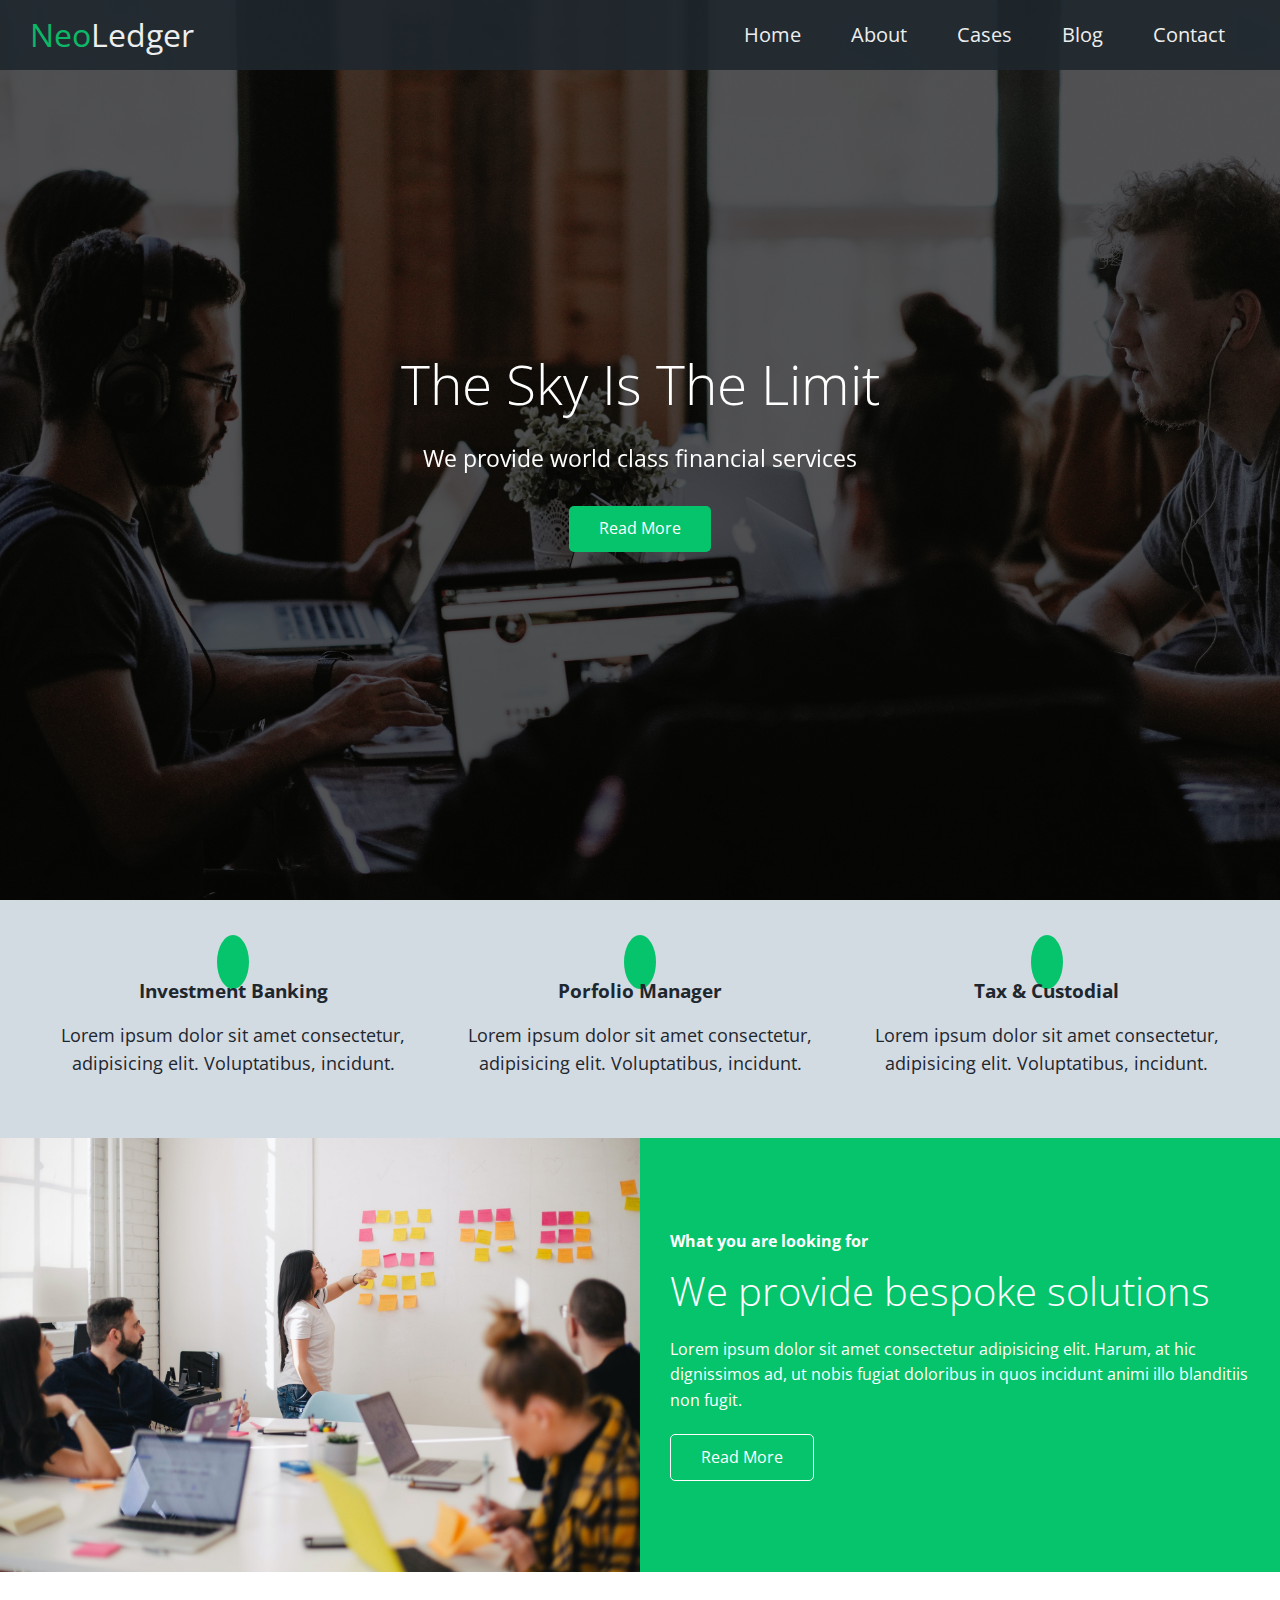
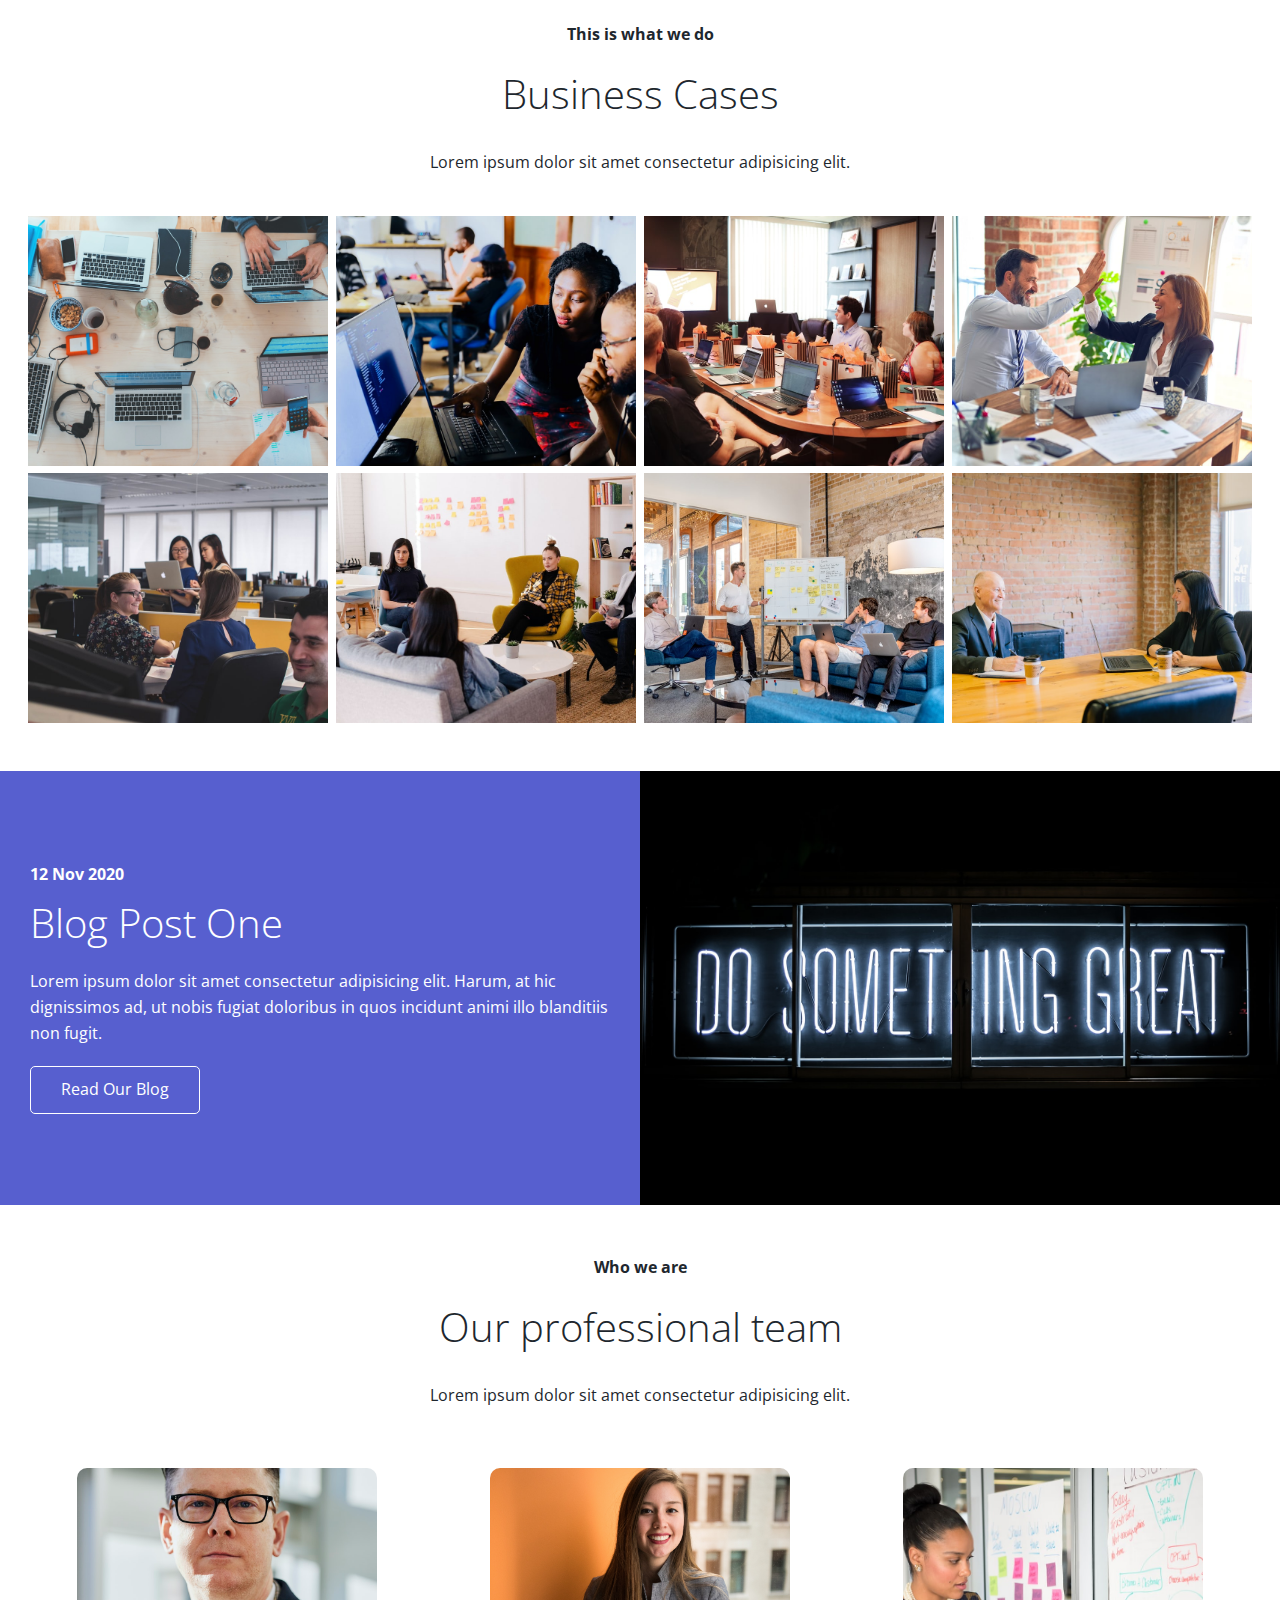
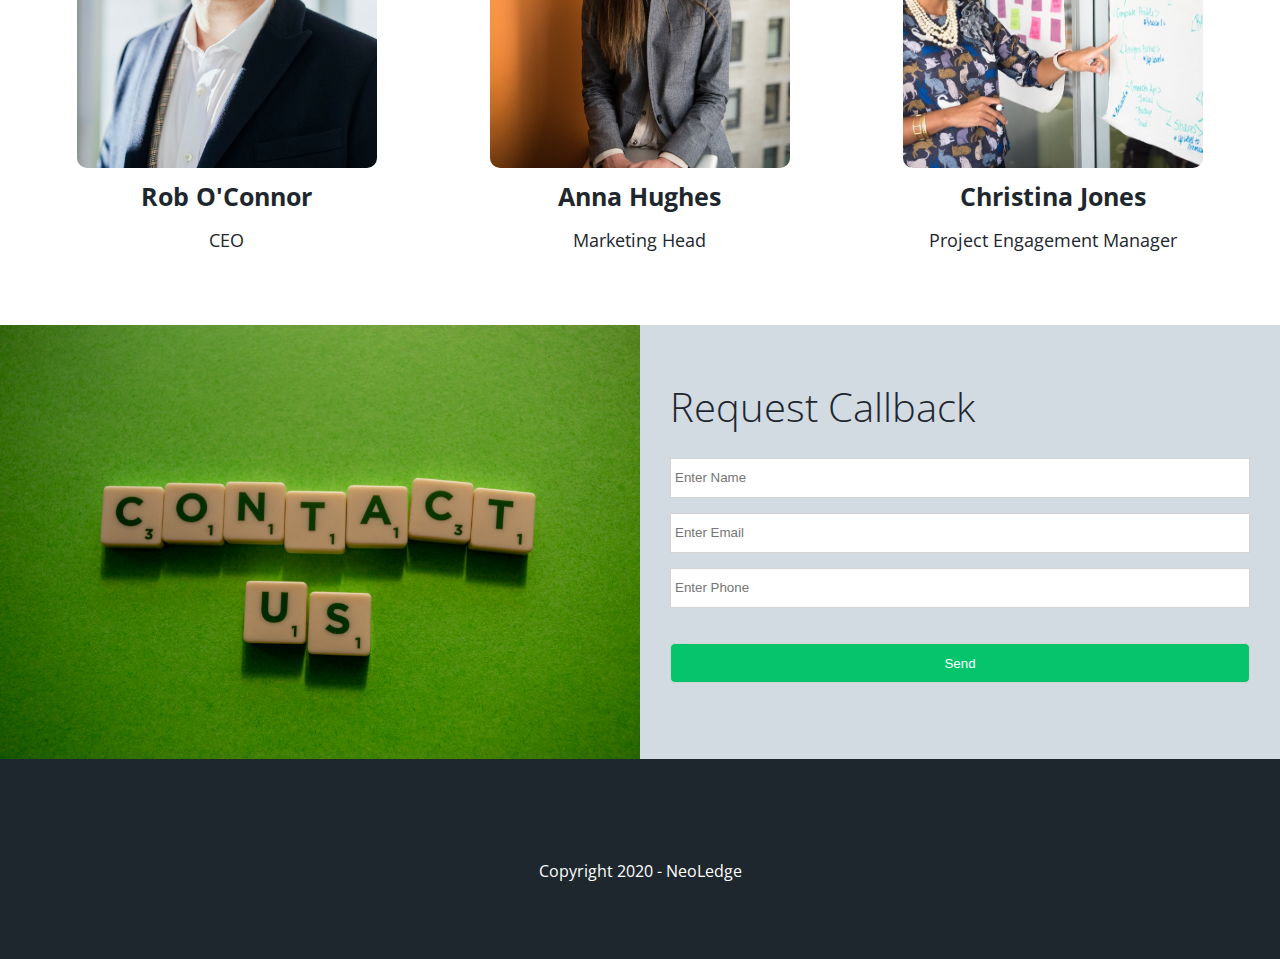
<file: index.html>
<!DOCTYPE html>
<html lang="en">
  <head>
    <meta charset="UTF-8" />
    <meta name="viewport" content="width=device-width, initial-scale=1.0" />
    <link
      rel="stylesheet"
      href="https://cdnjs.cloudflare.com/ajax/libs/font-awesome/5.15.1/css/all.min.css"
      integrity="sha512-+4zCK9k+qNFUR5X+cKL9EIR+ZOhtIloNl9GIKS57V1MyNsYpYcUrUeQc9vNfzsWfV28IaLL3i96P9sdNyeRssA=="
      crossorigin="anonymous"
    />
    <link rel="stylesheet" href="./css/utilities.css" />
    <link rel="stylesheet" href="./css/style.css" />
    <title>Welcome to NeoLedger</title>
  </head>
  <body id="home">
    <header class="hero">
      <div class="navbar" id="navbar">
        <h1 class="logo">
          <span class="text-primary"><i class="fas fa-book-open"></i>Neo</span>Ledger
        </h1>
        <nav>
          <ul>
            <li><a href="#home">Home</a></li>
            <li><a href="#about">About</a></li>
            <li><a href="#cases">Cases</a></li>
            <li><a href="#blog">Blog</a></li>
            <li><a href="#contact">Contact</a></li>
          </ul>
        </nav>
      </div>

      <div class="content">
        <h1>The Sky Is The Limit</h1>
        <p>We provide world class financial services</p>
        <a href="#about" class="btn"><i class="fas fa-chevron-right"></i>Read More</a>
      </div>
    </header>

    <main>
      <!-- About -->
      <section id="about" class="icons bg-light">
        <div class="flex-items">
          <div>
            <i class="fa fa-university fa-2x"></i>
            <div>
              <h3>Investment Banking</h3>
              <p>Lorem ipsum dolor sit amet consectetur, adipisicing elit. Voluptatibus, incidunt.</p>
            </div>
          </div>
          <div>
            <i class="fa fa-book-reader fa-2x"></i>
            <div>
              <h3>Porfolio Manager</h3>
              <p>Lorem ipsum dolor sit amet consectetur, adipisicing elit. Voluptatibus, incidunt.</p>
            </div>
          </div>
          <div>
            <i class="fa fa-pencil-alt fa-2x"></i>
            <div>
              <h3>Tax & Custodial</h3>
              <p>Lorem ipsum dolor sit amet consectetur, adipisicing elit. Voluptatibus, incidunt.</p>
            </div>
          </div>
        </div>
      </section>

      <!-- About Solutions -->
      <section class="solutions flex-columns">
        <div class="row">
          <div class="column">
            <div class="column1">
              <img src="./images/team001.jfif" alt="" />
            </div>
          </div>
          <div class="column">
            <div class="column2 bg-primary">
              <h4>What you are looking for</h4>
              <h2>We provide bespoke solutions</h2>
              <p>
                Lorem ipsum dolor sit amet consectetur adipisicing elit. Harum, at hic dignissimos ad, ut nobis fugiat
                doloribus in quos incidunt animi illo blanditiis non fugit.
              </p>
              <a href="#" class="btn btn-outline"><i class="fas fa-chevron"></i> Read More</a>
            </div>
          </div>
        </div>
      </section>

      <!-- Cases -->
      <section id="cases" class="cases flex-grid section-pad">
        <header class="section-header">
          <h4>This is what we do</h4>
          <h2>Business Cases</h2>
          <p>Lorem ipsum dolor sit amet consectetur adipisicing elit.</p>
        </header>
        <div class="row">
          <div class="column">
            <img src="./images/cases01.jfif" alt="" />
            <img src="./images/cases02.jfif" alt="" />
          </div>
          <div class="column">
            <img src="./images/cases03.jfif" alt="" />
            <img src="./images/cases04.jfif" alt="" />
          </div>
          <div class="column">
            <img src="./images/cases05.jfif" alt="" />
            <img src="./images/cases06.jfif" alt="" />
          </div>
          <div class="column">
            <img src="./images/cases07.jfif" alt="" />
            <img src="./images/cases08.jfif" alt="" />
          </div>
        </div>
      </section>

      <!-- Blog -->
      <section id="blog" class="blog flex-columns flex-reverse">
        <div class="row">
          <div class="column">
            <div class="column1">
              <img src="./images/003.jfif" alt="" />
            </div>
          </div>
          <div class="column">
            <div class="column2 bg-secondary">
              <h4>12 Nov 2020</h4>
              <h2>Blog Post One</h2>
              <p>
                Lorem ipsum dolor sit amet consectetur adipisicing elit. Harum, at hic dignissimos ad, ut nobis fugiat
                doloribus in quos incidunt animi illo blanditiis non fugit.
              </p>
              <a href="#" class="btn btn-outline"><i class="fas fa-chevron"></i> Read Our Blog</a>
            </div>
          </div>
        </div>
      </section>

      <!-- Team -->
      <section id="team" class="team section-pad">
        <header class="section-header">
          <h4>Who we are</h4>
          <h2>Our professional team</h2>
          <p>Lorem ipsum dolor sit amet consectetur adipisicing elit.</p>
        </header>

        <div class="flex-items">
          <div>
            <img src="./images/ceo.jfif" alt="" />
            <h4>Rob O'Connor</h4>
            <p>CEO</p>
          </div>

          <div>
            <img src="./images/person1.jfif" alt="" />
            <h4>Anna Hughes</h4>
            <p>Marketing Head</p>
          </div>

          <div>
            <img src="./images/pm.jfif" alt="" />
            <h4>Christina Jones</h4>
            <p>Project Engagement Manager</p>
          </div>
        </div>
      </section>

      <!-- Contact-->
      <section id="contact" class="contact flex-columns">
        <div class="row">
          <div class="column">
            <div class="column1">
              <img src="./images/contactus.jfif" alt="" />
            </div>
          </div>
          <div class="column">
            <div class="column2 bg-light">
              <h2>Request Callback</h2>
              <form action="" class="callback-form">
                <div class="form-control">
                  <label for="name"></label>
                  <input type="text" name="name" id="name" placeholder="Enter Name" />
                </div>

                <div class="form-control">
                  <label for="email"></label>
                  <input type="email" name="email" id="email" placeholder="Enter Email" />
                </div>

                <div class="form-control">
                  <label for="phone"></label>
                  <input type="text" name="phone" id="phone" placeholder="Enter Phone" />
                </div>

                <input type="submit" value="Send" id="submit" class="btn" />
              </form>
            </div>
          </div>
        </div>
      </section>
    </main>

    <footer class="footer bg-dark">
      <div class="social">
        <a href="#"><i class="fab fa-linkedin fa-2x" aria-hidden="true"></i></a>
        <a href="#"><i class="fab fa-twitter fa-2x" aria-hidden="true"></i></a>
        <a href="#"><i class="fab fa-instagram fa-2x" aria-hidden="true"></i></a>
      </div>
      <p>Copyright 2020 - NeoLedge</p>
    </footer>
  </body>
</html>
</file>
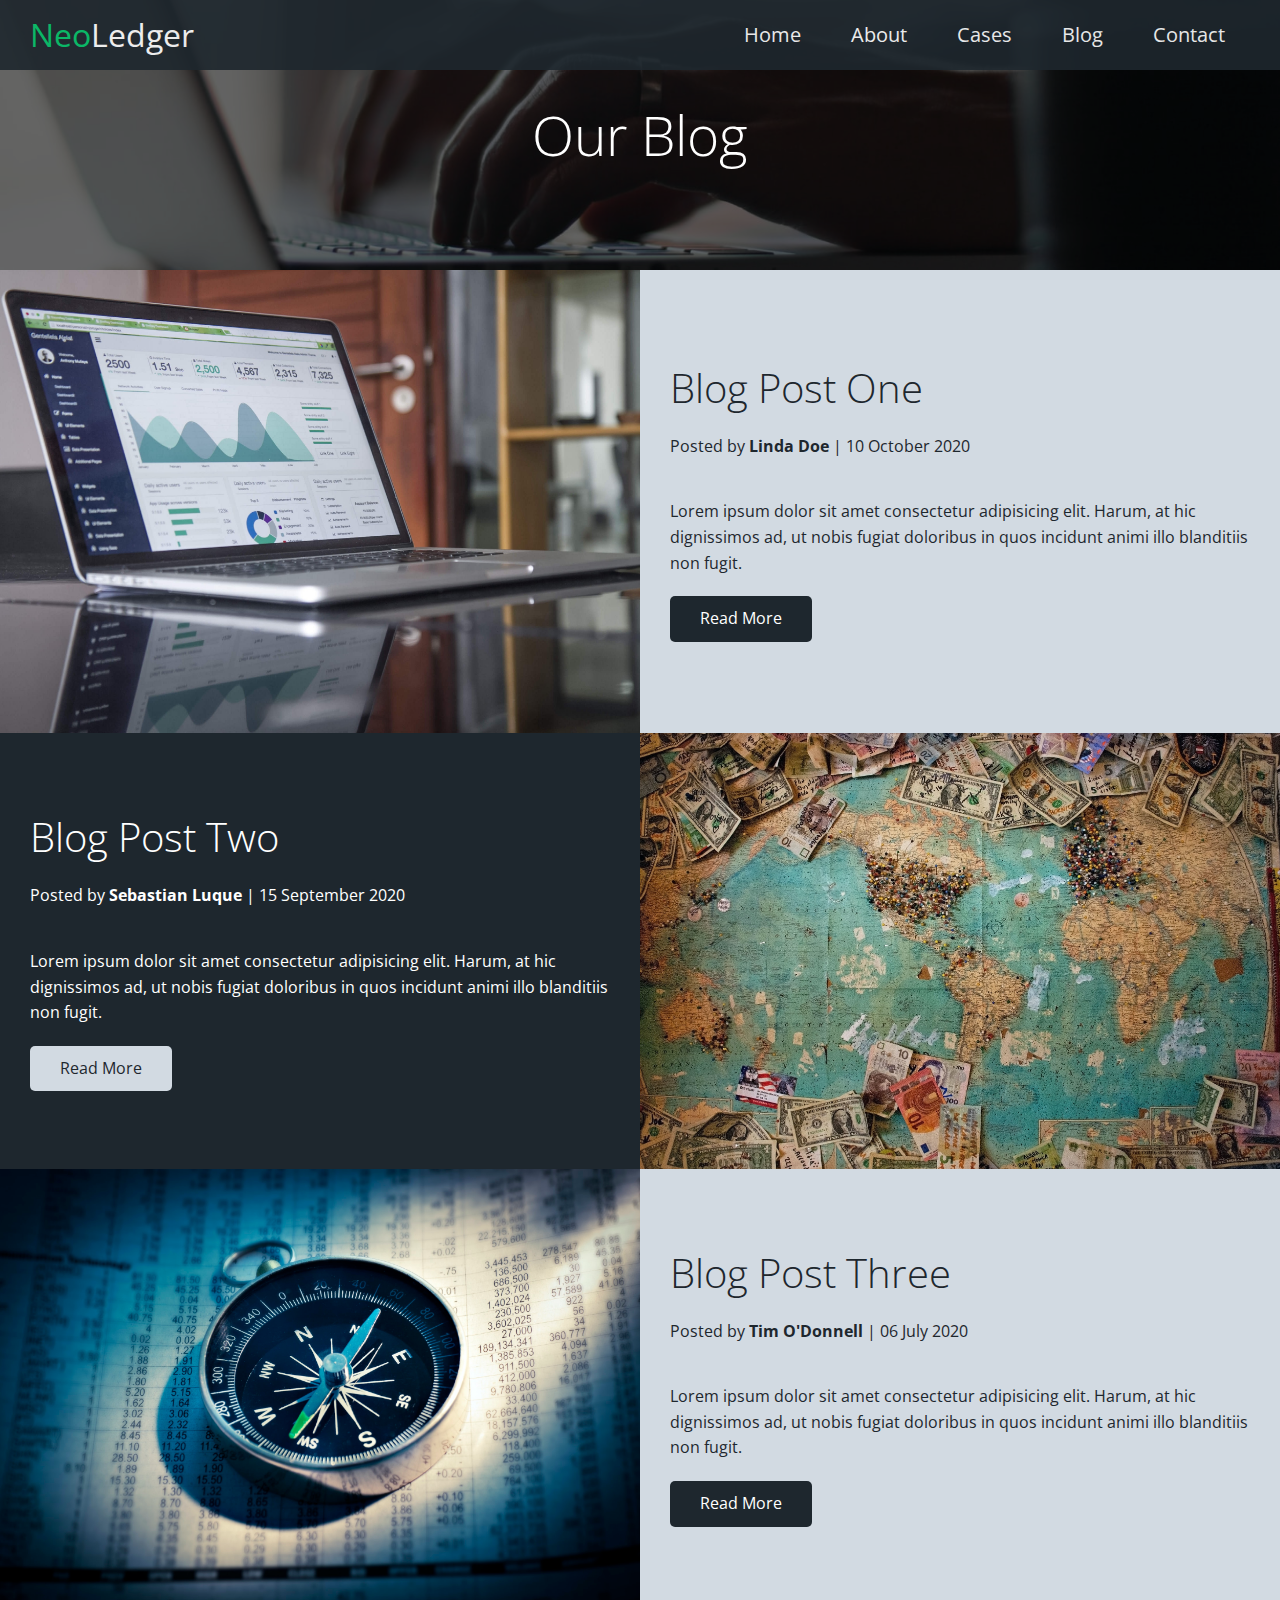
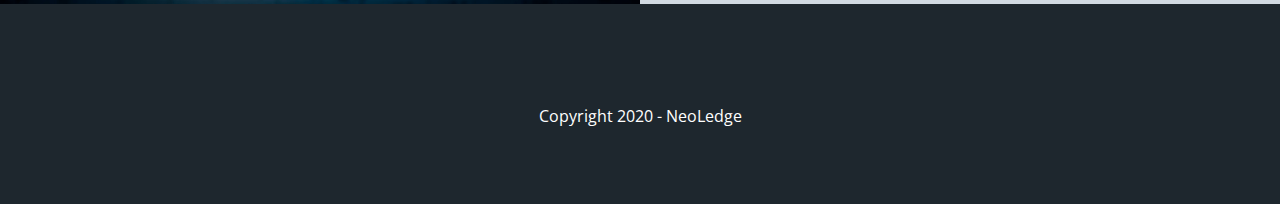
<file: blog.html>
<!DOCTYPE html>
<html lang="en">
  <head>
    <meta charset="UTF-8" />
    <meta name="viewport" content="width=device-width, initial-scale=1.0" />
    <link
      rel="stylesheet"
      href="https://cdnjs.cloudflare.com/ajax/libs/font-awesome/5.15.1/css/all.min.css"
      integrity="sha512-+4zCK9k+qNFUR5X+cKL9EIR+ZOhtIloNl9GIKS57V1MyNsYpYcUrUeQc9vNfzsWfV28IaLL3i96P9sdNyeRssA=="
      crossorigin="anonymous"
    />
    <link rel="stylesheet" href="./css/utilities.css" />
    <link rel="stylesheet" href="./css/style.css" />
    <title>NeoLedger Blog</title>
  </head>
  <body id="home">
    <header class="hero blog">
      <div class="navbar" id="navbar">
        <h1 class="logo">
          <span class="text-primary"><i class="fas fa-book-open"></i>Neo</span>Ledger
        </h1>
        <nav>
          <ul>
            <li><a href="index.html">Home</a></li>
            <li><a href="index.html#about">About</a></li>
            <li><a href="index.html#cases">Cases</a></li>
            <li><a href="index.html#blog">Blog</a></li>
            <li><a href="index.html#contact">Contact</a></li>
          </ul>
        </nav>
      </div>

      <div class="content blog">
        <h1>Our Blog</h1>
      </div>
    </header>

    <main>
      <!-- Blog post -->
      <article class="flex-columns">
        <div class="row">
          <div class="column">
            <div class="column1">
              <img src="./images/blog001.jfif" alt="" />
            </div>
          </div>
          <div class="column">
            <div class="column2 bg-light">
              <h2>Blog Post One</h2>
              <p class="meta"><i class="fas fa-user"></i> Posted by <strong>Linda Doe</strong> | 10 October 2020</p>
              <p>
                Lorem ipsum dolor sit amet consectetur adipisicing elit. Harum, at hic dignissimos ad, ut nobis fugiat
                doloribus in quos incidunt animi illo blanditiis non fugit.
              </p>
              <a href="post1.html" class="btn btn-dark"><i class="fas fa-chevron"></i> Read More</a>
            </div>
          </div>
        </div>
      </article>

      <article class="flex-columns flex-reverse">
        <div class="row">
          <div class="column">
            <div class="column1">
              <img src="./images/blog002.jfif" alt="" />
            </div>
          </div>
          <div class="column">
            <div class="column2 bg-dark">
              <h2>Blog Post Two</h2>
              <p class="meta">
                <i class="fas fa-user"></i> Posted by <strong>Sebastian Luque</strong> | 15 September 2020
              </p>
              <p>
                Lorem ipsum dolor sit amet consectetur adipisicing elit. Harum, at hic dignissimos ad, ut nobis fugiat
                doloribus in quos incidunt animi illo blanditiis non fugit.
              </p>
              <a href="post2.html" class="btn btn-light"><i class="fas fa-chevron"></i> Read More</a>
            </div>
          </div>
        </div>
      </article>

      <article class="flex-columns">
        <div class="row">
          <div class="column">
            <div class="column1">
              <img src="./images/blog003.jfif" alt="" />
            </div>
          </div>
          <div class="column">
            <div class="column2 bg-light">
              <h2>Blog Post Three</h2>
              <p class="meta"><i class="fas fa-user"></i> Posted by <strong>Tim O'Donnell</strong> | 06 July 2020</p>
              <p>
                Lorem ipsum dolor sit amet consectetur adipisicing elit. Harum, at hic dignissimos ad, ut nobis fugiat
                doloribus in quos incidunt animi illo blanditiis non fugit.
              </p>
              <a href="post3.html" class="btn btn-dark"><i class="fas fa-chevron"></i> Read More</a>
            </div>
          </div>
        </div>
      </article>
    </main>

    <footer class="footer bg-dark">
      <div class="social">
        <a href="#"><i class="fab fa-linkedin fa-2x" aria-hidden="true"></i></a>
        <a href="#"><i class="fab fa-twitter fa-2x" aria-hidden="true"></i></a>
        <a href="#"><i class="fab fa-instagram fa-2x" aria-hidden="true"></i></a>
      </div>
      <p>Copyright 2020 - NeoLedge</p>
    </footer>

    <script src="https://ajax.googleapis.com/ajax/libs/jquery/3.5.1/jquery.min.js"></script>
    <script src="./js/app.js"></script>
  </body>
</html>
</file>
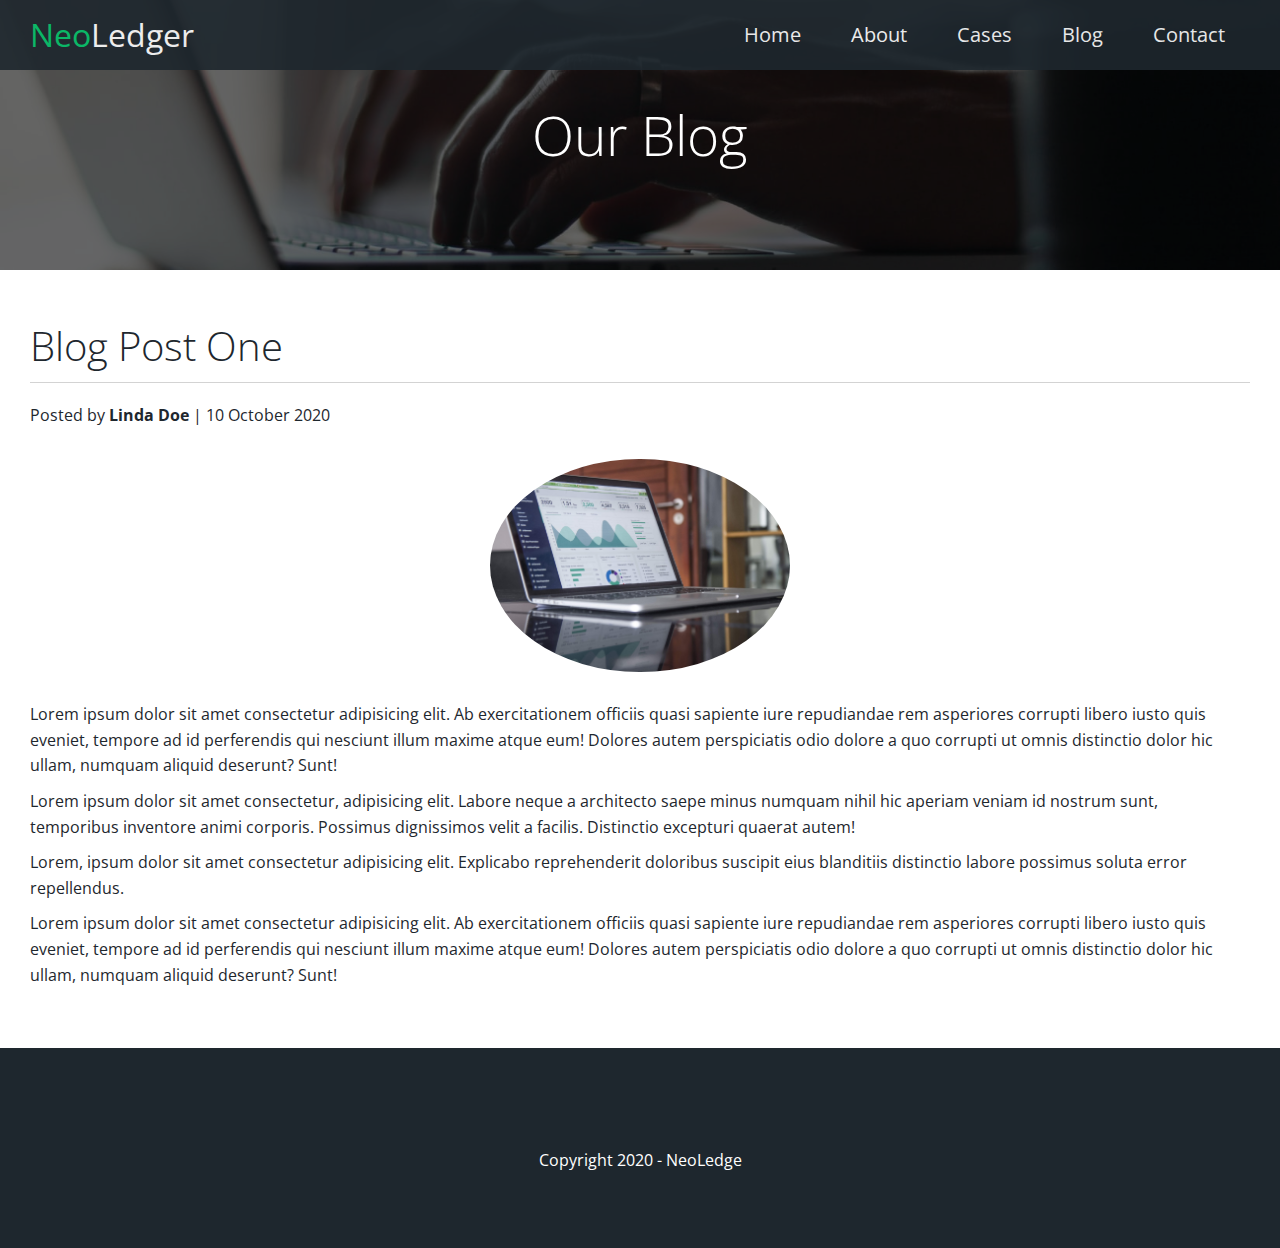
<file: post1.html>
<!DOCTYPE html>
<html lang="en">
  <head>
    <meta charset="UTF-8" />
    <meta name="viewport" content="width=device-width, initial-scale=1.0" />
    <link
      rel="stylesheet"
      href="https://cdnjs.cloudflare.com/ajax/libs/font-awesome/5.15.1/css/all.min.css"
      integrity="sha512-+4zCK9k+qNFUR5X+cKL9EIR+ZOhtIloNl9GIKS57V1MyNsYpYcUrUeQc9vNfzsWfV28IaLL3i96P9sdNyeRssA=="
      crossorigin="anonymous"
    />
    <link rel="stylesheet" href="./css/utilities.css" />
    <link rel="stylesheet" href="./css/style.css" />
    <title>Post One</title>
  </head>
  <body id="home">
    <header class="hero blog">
      <div class="navbar" id="navbar">
        <h1 class="logo">
          <span class="text-primary"><i class="fas fa-book-open"></i>Neo</span>Ledger
        </h1>
        <nav>
          <ul>
            <li><a href="index.html">Home</a></li>
            <li><a href="index.html#about">About</a></li>
            <li><a href="index.html#cases">Cases</a></li>
            <li><a href="index.html#blog">Blog</a></li>
            <li><a href="index.html#contact">Contact</a></li>
          </ul>
        </nav>
      </div>

      <div class="content blog">
        <h1>Our Blog</h1>
      </div>
    </header>

    <main>
      <section class="post">
        <h2>Blog Post One</h2>
        <p class="meta"><i class="fas fa-user"></i> Posted by <strong>Linda Doe</strong> | 10 October 2020</p>
        <img src="images/blog001.jfif" alt="" />
        <p>
          Lorem ipsum dolor sit amet consectetur adipisicing elit. Ab exercitationem officiis quasi sapiente iure
          repudiandae rem asperiores corrupti libero iusto quis eveniet, tempore ad id perferendis qui nesciunt illum
          maxime atque eum! Dolores autem perspiciatis odio dolore a quo corrupti ut omnis distinctio dolor hic ullam,
          numquam aliquid deserunt? Sunt!
        </p>
        <p>
          Lorem ipsum dolor sit amet consectetur, adipisicing elit. Labore neque a architecto saepe minus numquam nihil
          hic aperiam veniam id nostrum sunt, temporibus inventore animi corporis. Possimus dignissimos velit a facilis.
          Distinctio excepturi quaerat autem!
        </p>
        <p>
          Lorem, ipsum dolor sit amet consectetur adipisicing elit. Explicabo reprehenderit doloribus suscipit eius
          blanditiis distinctio labore possimus soluta error repellendus.
        </p>
        <p>
          Lorem ipsum dolor sit amet consectetur adipisicing elit. Ab exercitationem officiis quasi sapiente iure
          repudiandae rem asperiores corrupti libero iusto quis eveniet, tempore ad id perferendis qui nesciunt illum
          maxime atque eum! Dolores autem perspiciatis odio dolore a quo corrupti ut omnis distinctio dolor hic ullam,
          numquam aliquid deserunt? Sunt!
        </p>
      </section>
    </main>

    <footer class="footer bg-dark">
      <div class="social">
        <a href="#"><i class="fab fa-linkedin fa-2x" aria-hidden="true"></i></a>
        <a href="#"><i class="fab fa-twitter fa-2x" aria-hidden="true"></i></a>
        <a href="#"><i class="fab fa-instagram fa-2x" aria-hidden="true"></i></a>
      </div>
      <p>Copyright 2020 - NeoLedge</p>
    </footer>

    <script src="https://ajax.googleapis.com/ajax/libs/jquery/3.5.1/jquery.min.js"></script>
    <script src="./js/app.js"></script>
  </body>
</html>
</file>
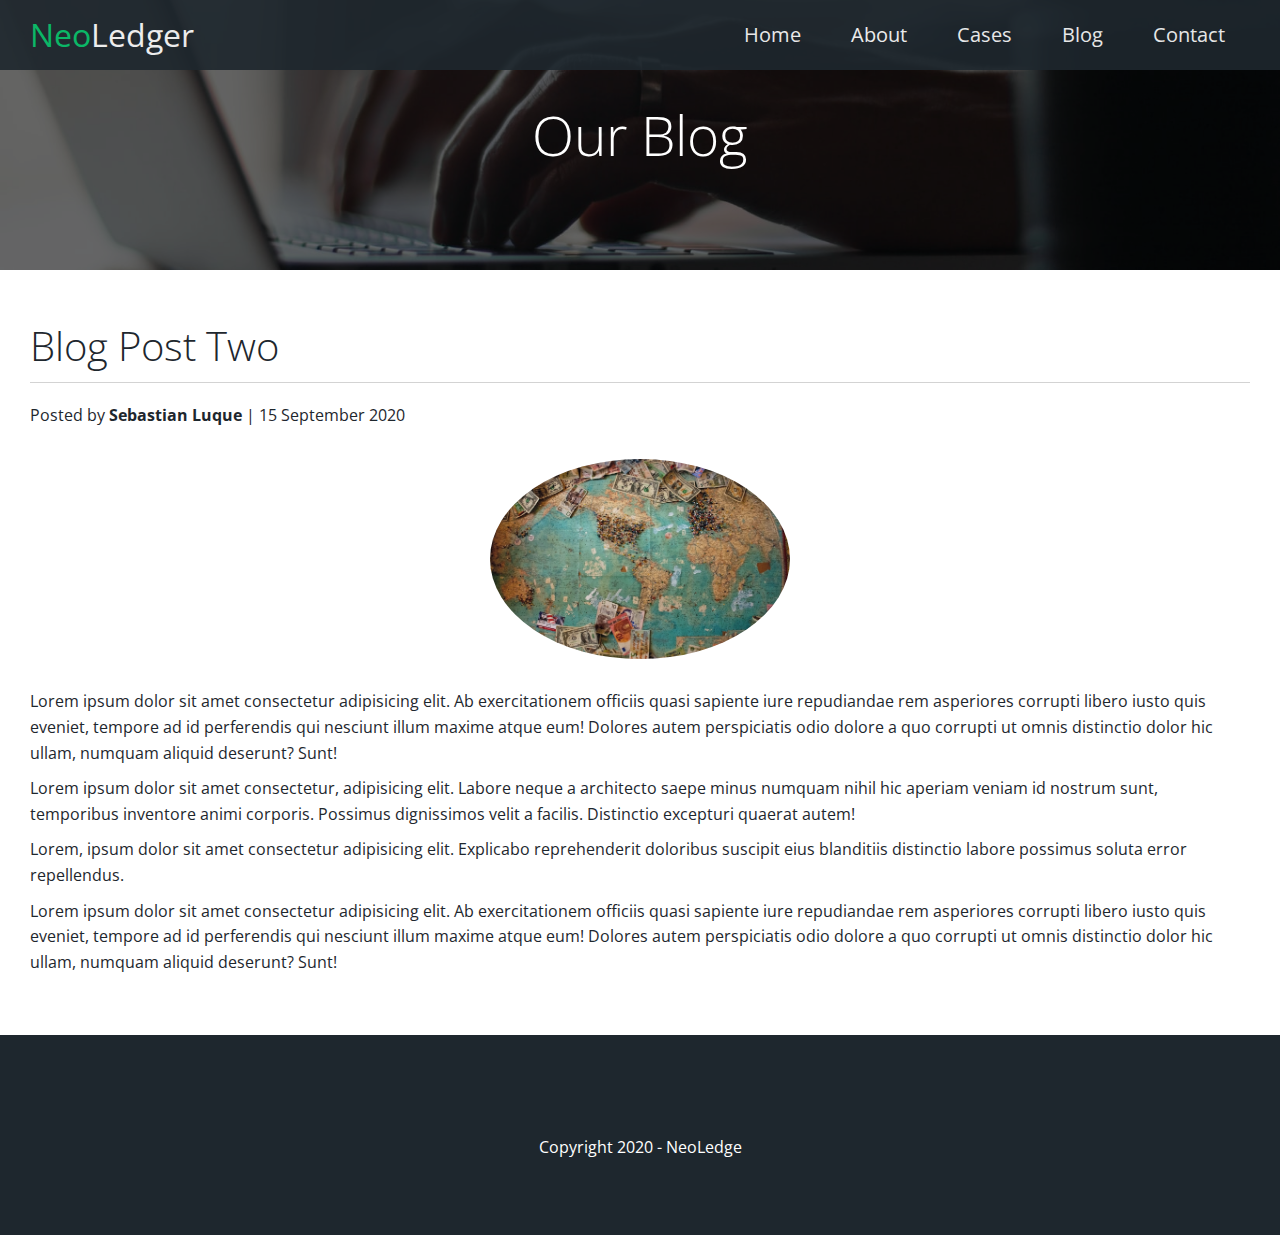
<file: post2.html>
<!DOCTYPE html>
<html lang="en">
  <head>
    <meta charset="UTF-8" />
    <meta name="viewport" content="width=device-width, initial-scale=1.0" />
    <link
      rel="stylesheet"
      href="https://cdnjs.cloudflare.com/ajax/libs/font-awesome/5.15.1/css/all.min.css"
      integrity="sha512-+4zCK9k+qNFUR5X+cKL9EIR+ZOhtIloNl9GIKS57V1MyNsYpYcUrUeQc9vNfzsWfV28IaLL3i96P9sdNyeRssA=="
      crossorigin="anonymous"
    />
    <link rel="stylesheet" href="./css/utilities.css" />
    <link rel="stylesheet" href="./css/style.css" />
    <title>Post Two</title>
  </head>
  <body id="home">
    <header class="hero blog">
      <div class="navbar" id="navbar">
        <h1 class="logo">
          <span class="text-primary"><i class="fas fa-book-open"></i>Neo</span>Ledger
        </h1>
        <nav>
          <ul>
            <li><a href="index.html">Home</a></li>
            <li><a href="index.html#about">About</a></li>
            <li><a href="index.html#cases">Cases</a></li>
            <li><a href="index.html#blog">Blog</a></li>
            <li><a href="index.html#contact">Contact</a></li>
          </ul>
        </nav>
      </div>

      <div class="content blog">
        <h1>Our Blog</h1>
      </div>
    </header>

    <main>
      <section class="post">
        <h2>Blog Post Two</h2>
        <p class="meta"><i class="fas fa-user"></i> Posted by <strong>Sebastian Luque</strong> | 15 September 2020</p>
        <img src="images/blog002.jfif" alt="" />
        <p>
          Lorem ipsum dolor sit amet consectetur adipisicing elit. Ab exercitationem officiis quasi sapiente iure
          repudiandae rem asperiores corrupti libero iusto quis eveniet, tempore ad id perferendis qui nesciunt illum
          maxime atque eum! Dolores autem perspiciatis odio dolore a quo corrupti ut omnis distinctio dolor hic ullam,
          numquam aliquid deserunt? Sunt!
        </p>
        <p>
          Lorem ipsum dolor sit amet consectetur, adipisicing elit. Labore neque a architecto saepe minus numquam nihil
          hic aperiam veniam id nostrum sunt, temporibus inventore animi corporis. Possimus dignissimos velit a facilis.
          Distinctio excepturi quaerat autem!
        </p>
        <p>
          Lorem, ipsum dolor sit amet consectetur adipisicing elit. Explicabo reprehenderit doloribus suscipit eius
          blanditiis distinctio labore possimus soluta error repellendus.
        </p>
        <p>
          Lorem ipsum dolor sit amet consectetur adipisicing elit. Ab exercitationem officiis quasi sapiente iure
          repudiandae rem asperiores corrupti libero iusto quis eveniet, tempore ad id perferendis qui nesciunt illum
          maxime atque eum! Dolores autem perspiciatis odio dolore a quo corrupti ut omnis distinctio dolor hic ullam,
          numquam aliquid deserunt? Sunt!
        </p>
      </section>
    </main>

    <footer class="footer bg-dark">
      <div class="social">
        <a href="#"><i class="fab fa-linkedin fa-2x" aria-hidden="true"></i></a>
        <a href="#"><i class="fab fa-twitter fa-2x" aria-hidden="true"></i></a>
        <a href="#"><i class="fab fa-instagram fa-2x" aria-hidden="true"></i></a>
      </div>
      <p>Copyright 2020 - NeoLedge</p>
    </footer>

    <script src="https://ajax.googleapis.com/ajax/libs/jquery/3.5.1/jquery.min.js"></script>
    <script src="./js/app.js"></script>
  </body>
</html>
</file>
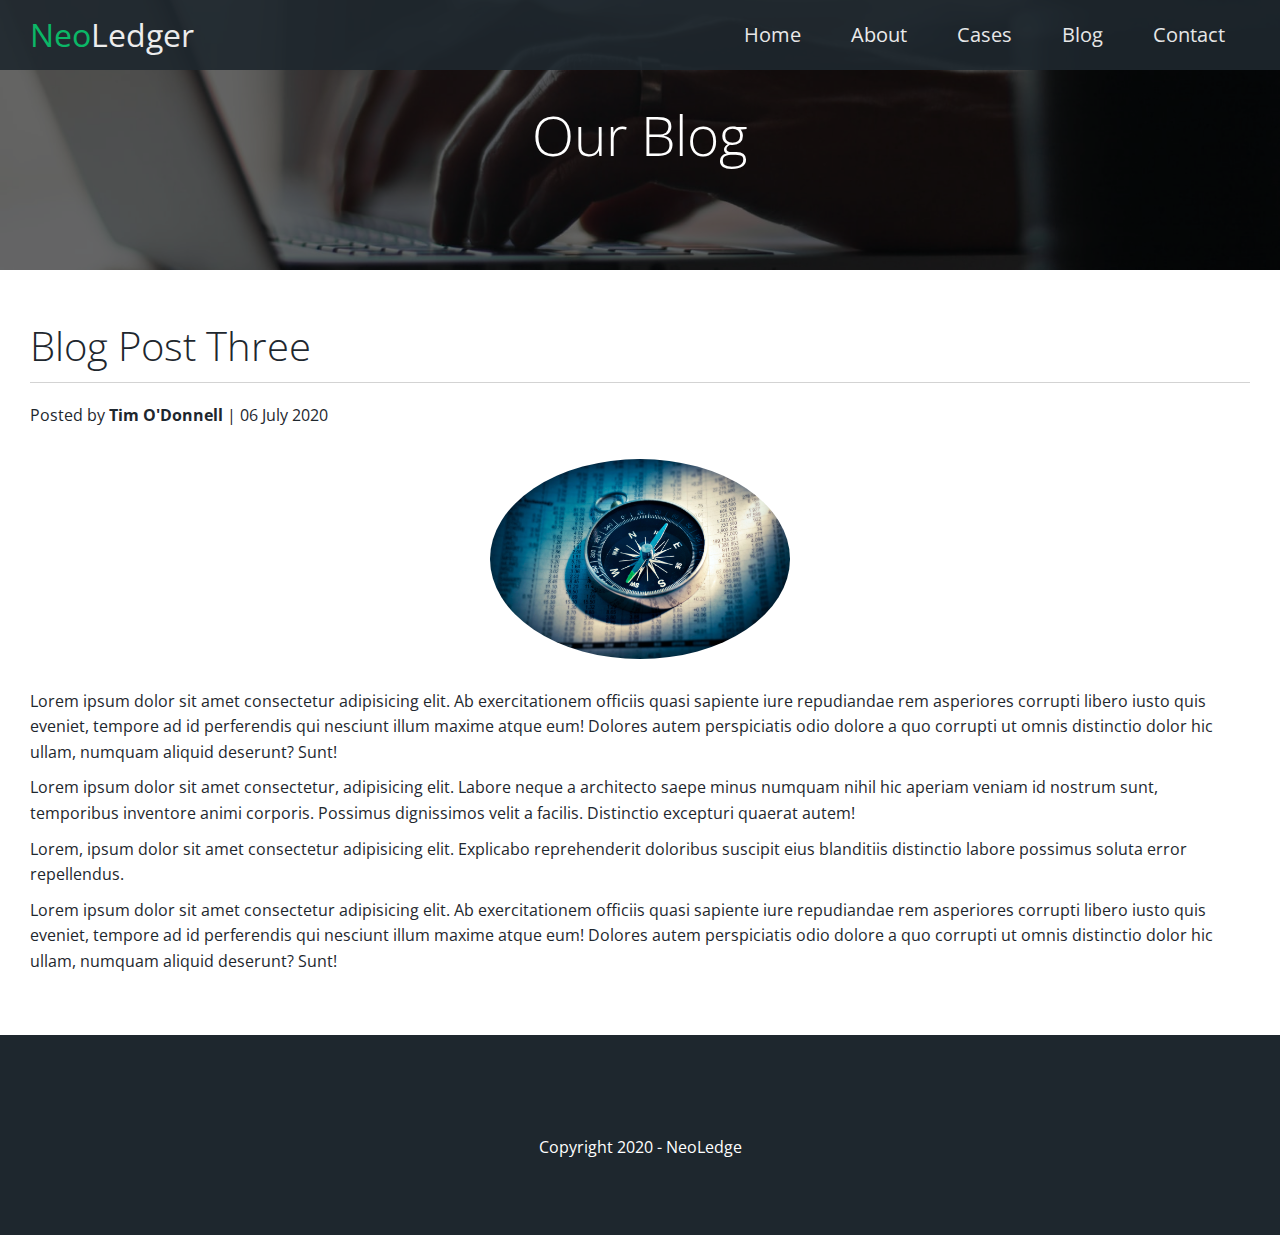
<file: post3.html>
<!DOCTYPE html>
<html lang="en">
  <head>
    <meta charset="UTF-8" />
    <meta name="viewport" content="width=device-width, initial-scale=1.0" />
    <link
      rel="stylesheet"
      href="https://cdnjs.cloudflare.com/ajax/libs/font-awesome/5.15.1/css/all.min.css"
      integrity="sha512-+4zCK9k+qNFUR5X+cKL9EIR+ZOhtIloNl9GIKS57V1MyNsYpYcUrUeQc9vNfzsWfV28IaLL3i96P9sdNyeRssA=="
      crossorigin="anonymous"
    />
    <link rel="stylesheet" href="./css/utilities.css" />
    <link rel="stylesheet" href="./css/style.css" />
    <title>Post Three</title>
  </head>
  <body id="home">
    <header class="hero blog">
      <div class="navbar" id="navbar">
        <h1 class="logo">
          <span class="text-primary"><i class="fas fa-book-open"></i>Neo</span>Ledger
        </h1>
        <nav>
          <ul>
            <li><a href="index.html">Home</a></li>
            <li><a href="index.html#about">About</a></li>
            <li><a href="index.html#cases">Cases</a></li>
            <li><a href="index.html#blog">Blog</a></li>
            <li><a href="index.html#contact">Contact</a></li>
          </ul>
        </nav>
      </div>

      <div class="content blog">
        <h1>Our Blog</h1>
      </div>
    </header>

    <main>
      <section class="post">
        <h2>Blog Post Three</h2>
        <p class="meta"><i class="fas fa-user"></i> Posted by <strong>Tim O'Donnell</strong> | 06 July 2020</p>
        <img src="images/blog003.jfif" alt="" />
        <p>
          Lorem ipsum dolor sit amet consectetur adipisicing elit. Ab exercitationem officiis quasi sapiente iure
          repudiandae rem asperiores corrupti libero iusto quis eveniet, tempore ad id perferendis qui nesciunt illum
          maxime atque eum! Dolores autem perspiciatis odio dolore a quo corrupti ut omnis distinctio dolor hic ullam,
          numquam aliquid deserunt? Sunt!
        </p>
        <p>
          Lorem ipsum dolor sit amet consectetur, adipisicing elit. Labore neque a architecto saepe minus numquam nihil
          hic aperiam veniam id nostrum sunt, temporibus inventore animi corporis. Possimus dignissimos velit a facilis.
          Distinctio excepturi quaerat autem!
        </p>
        <p>
          Lorem, ipsum dolor sit amet consectetur adipisicing elit. Explicabo reprehenderit doloribus suscipit eius
          blanditiis distinctio labore possimus soluta error repellendus.
        </p>
        <p>
          Lorem ipsum dolor sit amet consectetur adipisicing elit. Ab exercitationem officiis quasi sapiente iure
          repudiandae rem asperiores corrupti libero iusto quis eveniet, tempore ad id perferendis qui nesciunt illum
          maxime atque eum! Dolores autem perspiciatis odio dolore a quo corrupti ut omnis distinctio dolor hic ullam,
          numquam aliquid deserunt? Sunt!
        </p>
      </section>
    </main>

    <footer class="footer bg-dark">
      <div class="social">
        <a href="#"><i class="fab fa-linkedin fa-2x" aria-hidden="true"></i></a>
        <a href="#"><i class="fab fa-twitter fa-2x" aria-hidden="true"></i></a>
        <a href="#"><i class="fab fa-instagram fa-2x" aria-hidden="true"></i></a>
      </div>
      <p>Copyright 2020 - NeoLedge</p>
    </footer>

    <script src="https://ajax.googleapis.com/ajax/libs/jquery/3.5.1/jquery.min.js"></script>
    <script src="./js/app.js"></script>
  </body>
</html>
</file>
<file: css/utilities.css>
/* text colors */
.text-primary {
  color: #05c46b;
}

.text-secondary {
  color: #3c40c6;
}

.btn {
  cursor: pointer;
  display: inline-block;
  padding: 10px 30px;
  color: white;
  background-color: #05c46b;
  border: none;
  border-radius: 5px;
}

.btn:hover {
  opacity: 0.9;
}

.btn-outline {
  background: transparent;
  border: 1px solid white;
}

.btn-primary,
.bg-primary {
  color: white;
  background-color: #05c46b;
}

.btn-secondary,
.bg-secondary {
  color: white;
  background-color: #575fcf;
}

.btn-dark,
.bg-dark {
  color: white;
  background-color: #1e272e;
}

.btn-light,
.bg-light {
  color: #1e272e;
  background-color: #d2dae2;
}

.flex-items {
  display: flex;
  text-align: center;
  justify-content: space-around;
  align-items: center;
  height: 100%;
}

.flex-items > div {
  padding: 20px;
}

.flex-items h4 {
  font-size: 25px;
}
.flex-items p {
  font-size: 18px;
}

/* flex columns */
.flex-columns.flex-reverse .row {
  flex-direction: row-reverse;
}

.flex-columns .row {
  display: flex;
  flex-direction: row;
  flex-wrap: wrap;
  width: 100%;
}

.flex-columns .column {
  display: flex;
  flex-direction: column;
  flex-basis: 100%;
  flex: 1;
}

.flex-columns .column .column1,
.flex-columns .column .column2 {
  height: 100%;
}

.flex-columns img {
  width: 100%;
  height: 100%;
  object-fit: cover;
}

.flex-columns .column .column2 {
  display: flex;
  flex-direction: column;
  align-items: flex-start;
  justify-content: center;
  padding: 30px;
}

.flex-columns h2 {
  font-size: 40px;
  font-weight: 100;
}

.flex-columns h4 {
  margin-bottom: 10px;
}

.flex-columns p {
  margin: 20px 0;
}

/*section header*/
.section-header {
  padding: 30px;
  display: flex;
  flex-direction: column;
  align-items: center;
  justify-content: center;
  text-align: center;
}

.section-header h2 {
  font-size: 40px;
  margin: 20px 0;
}

.section-pad {
  padding: 20px 20px 40px;
}

/*flex grid*/
.flex-grid .row {
  display: flex;
  flex-wrap: wrap;
  padding: 0 4px;
}

.flex-grid .column {
  flex: 25%;
  max-width: 25%;
  padding: 0 4px;
}

@media (max-width: 769px) {
  .section-header h2 {
    margin: 10px 0;
  }

  .section-header h4 {
    display: none;
  }
}

@media (max-width: 414px) {
  .section-header h2 {
    font-size: 30px;
  }

  .flex-items h4 {
    font-size: 20px;
  }

  .flex-items p {
    font-size: 16px;
  }
}
</file>
<file: css/style.css>
@import url('https://fonts.googleapis.com/css2?family=Open+Sans:wght@300;400&display=swap');

* {
  box-sizing: border-box;
  padding: 0;
  margin: 0;
}

body {
  font-family: 'Open Sans', sans-serif;
  background: #fff;
  color: #1e272e;
  line-height: 1.6;
}

ul {
  list-style: none;
}

a {
  color: #1e272e;
  text-decoration: none;
}

h1,
h2 {
  font-weight: 300;
  line-height: 1.3;
}

p {
  margin: 10px 0;
}

img {
  width: 100%;
}

/* Navbar */
.navbar {
  display: flex;
  align-items: center;
  justify-content: space-between;
  background-color: #1e272e;
  opacity: 0.9;
  width: 100%;
  height: 70px;
  position: fixed;
  top: 0px;
  padding: 0 30px;
  transition: 1s ease-in;
}

.navbar.top {
  background: transparent;
}

.navbar a {
  color: #fff;
  padding: 10px 20px;
  margin: 0 5px;
  font-size: 20px;
}

.navbar a:hover {
  border-bottom: #05c46b 2px solid;
}

.navbar ul {
  display: flex;
}

.navbar .logo {
  font-weight: 400;
}

/* HEADER */
.hero {
  background: url('../images/005.jfif') no-repeat center center/cover;
  height: 100vh;
  position: relative;
  color: #fff;
}

.hero .content {
  display: flex;
  flex-direction: column;
  align-items: center;
  justify-content: center;
  text-align: center;
  height: 100%;
  padding: 0 20px;
}

.hero .content h1 {
  font-size: 55px;
}

.hero .content p {
  font-size: 23px;
  max-width: 600px;
  margin: 20px 0 30px;
}

.hero::before {
  content: '';
  position: absolute;
  top: 0;
  left: 0;
  width: 100%;
  height: 100%;
  background: rgba(0, 0, 0, 0.6);
}

.hero * {
  z-index: 10;
}

.hero.blog {
  background: url('../images/002.jfif') no-repeat center center/cover;
  height: 30vh;
}

/* ICONS */
.icons {
  padding: 30px;
}

.icons h3 {
  font-weight: bold;
  margin-bottom: 15px;
}

.icons i {
  background-color: #05c46b;
  color: white;
  padding: 1rem;
  border-radius: 50%;
  margin-bottom: 15px;
}

.cases img {
  object-fit: cover;
  height: 250px;
}

.cases img:hover {
  opacity: 0.7;
}

.team {
  justify-content: space-evenly;
}

.team img {
  object-fit: cover;
  width: 300px;
  height: 300px;
  border-radius: 10px;
}

/*CALLBACK FORM*/

.callback-form {
  width: 100%;
  padding: 20px 0;
}

.callback-form label {
  display: block;
  margin-bottom: 5px;
}

.callback-form .form-control {
  margin-bottom: 15px;
}

.callback-form input {
  width: 100%;
  padding: 4px;
  height: 40px;
  border: 1px solid lightgray;
}

.callback-form input:focus {
  outline-color: #05c46b;
}

.callback-form .btn {
  padding: 12px 0;
  margin-top: 20px;
}

/*BLOG*/

/*BLOG POST*/
.post {
  padding: 50px 30px;
}

.post h2 {
  font-size: 40px;
  margin-bottom: 20px;
  padding-bottom: 10px;
  border-bottom: 1px solid lightgray;
}

.post .meta {
  margin-bottom: 30px;
}

.post img {
  width: 300px;
  border-radius: 50%;
  display: block;
  margin: 0 auto 30px;
}

/*FOOTER*/
.footer {
  display: flex;
  flex-direction: column;
  align-items: center;
  justify-content: center;
  text-align: center;
  height: 200px;
}

.footer a {
  color: white;
}

.footer a:hover {
  color: #05c46b;
}

.footer .social > * {
  margin-right: 30px;
}

/*Mobile*/
@media (max-width: 768px) {
  .navbar {
    flex-direction: column;
    height: 120px;
    padding: 20px;
  }

  .navbar a {
    padding: 10px 10px;
    margin: 10px 10px;
  }

  .flex-items {
    flex-direction: column;
  }

  .flex-columns .column,
  .flex-grid .column {
    flex: 100%;
    max-width: 100%;
  }

  .team img {
    width: 90%;
    height: 90%;
  }

  .hero .content h1 {
    font-size: 45px;
  }

  .hero .content p {
    font-size: 20px;
  }

  .hero.blog .content.blog h1 {
    display: none;
  }

  .hero.blog {
    background: #1e272e;
    height: 120px;
  }
}

@media (max-width: 414px) {
  .navbar {
    padding: 15px 0 5px;
    margin: 0;
  }

  .navbar a {
    font-size: 16px;
    padding: 8px;
    margin: 0;
  }

  .hero .content h1 {
    font-size: 40px;
  }

  .hero .content p {
    font-size: 18px;
  }
}
</file>
